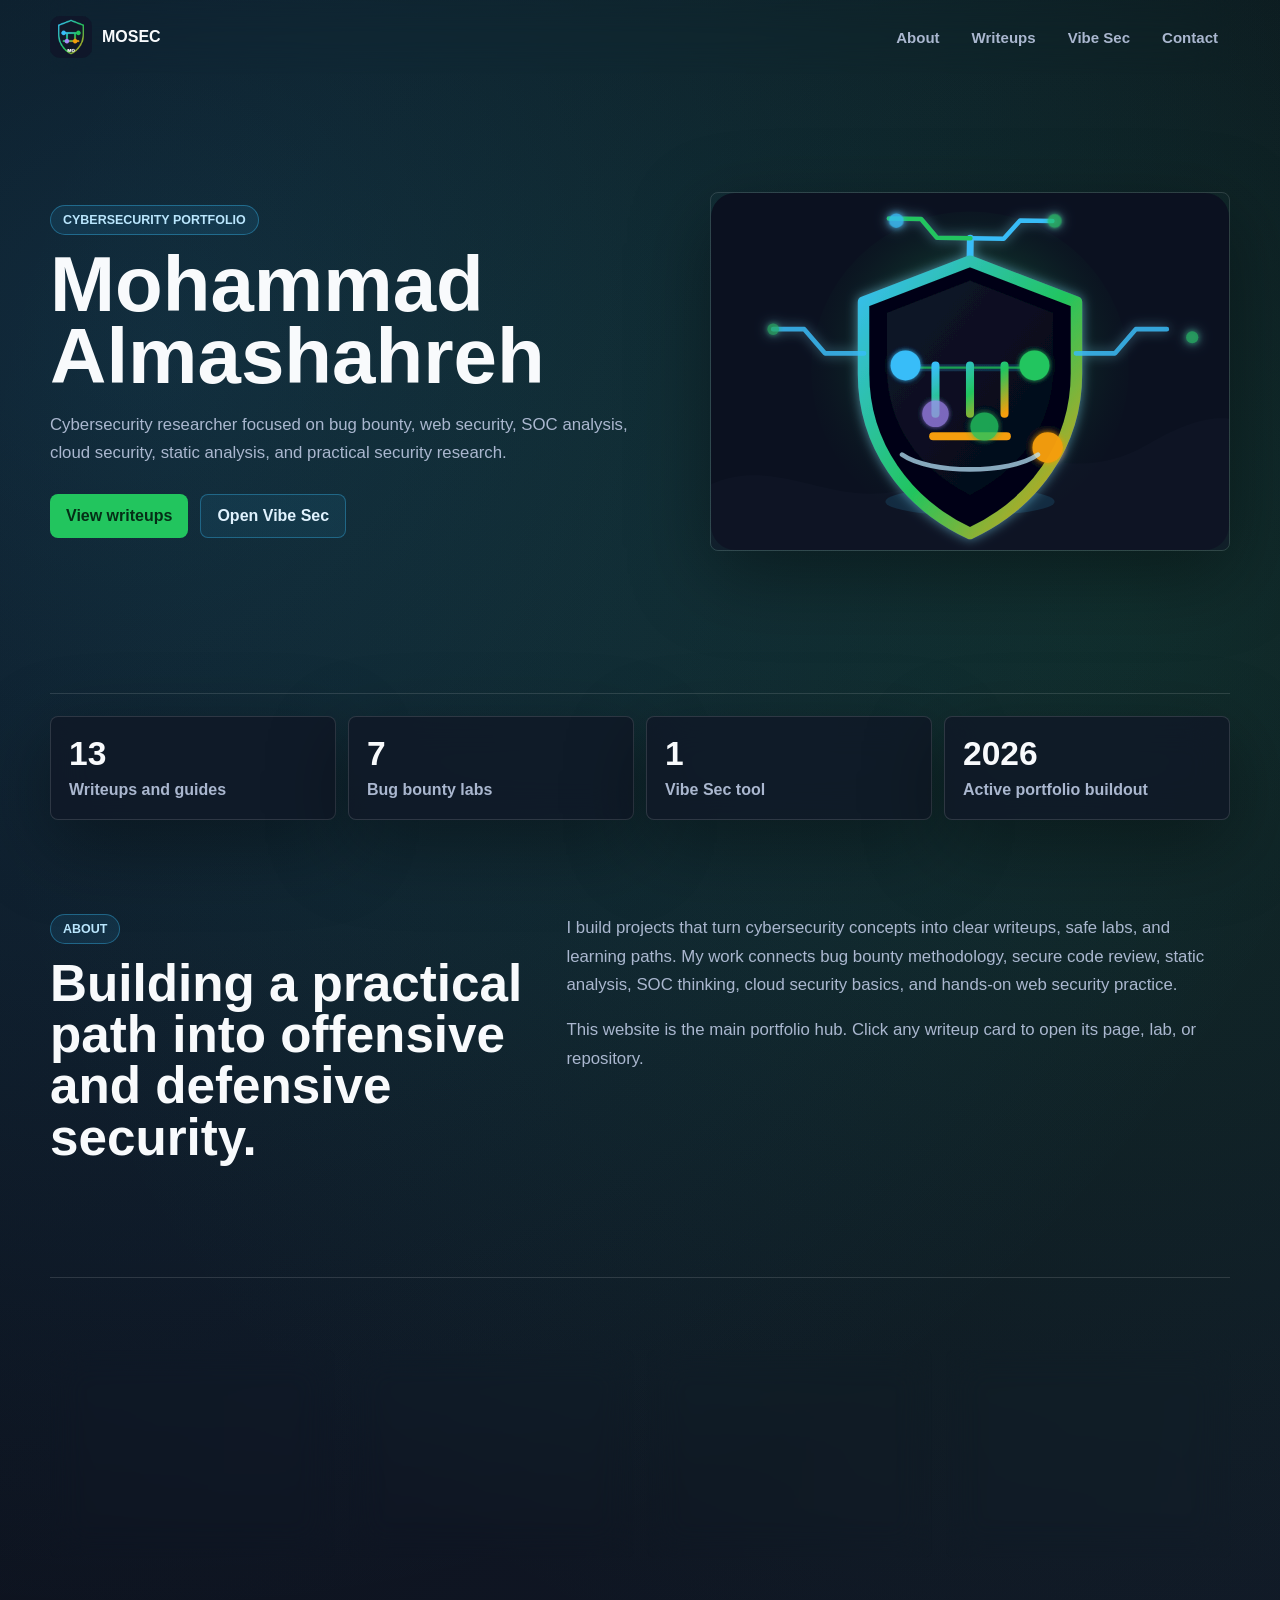
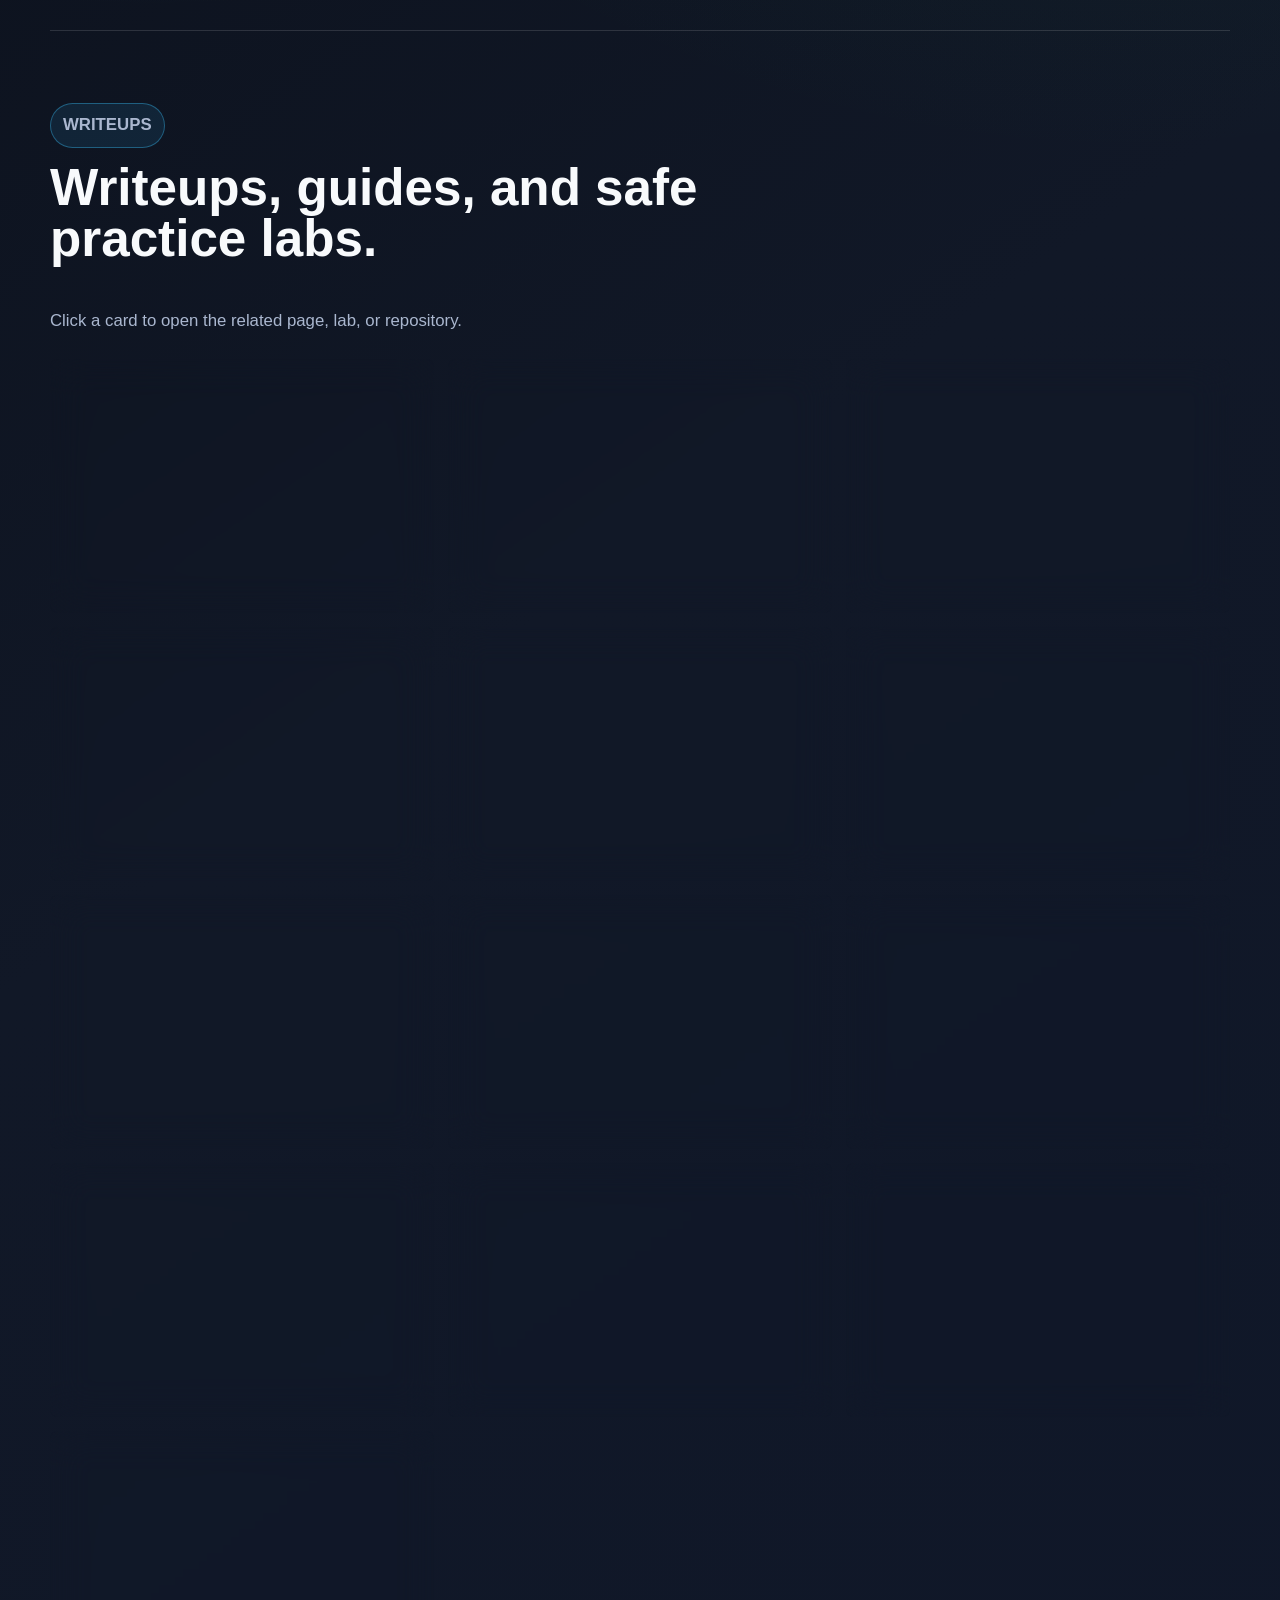
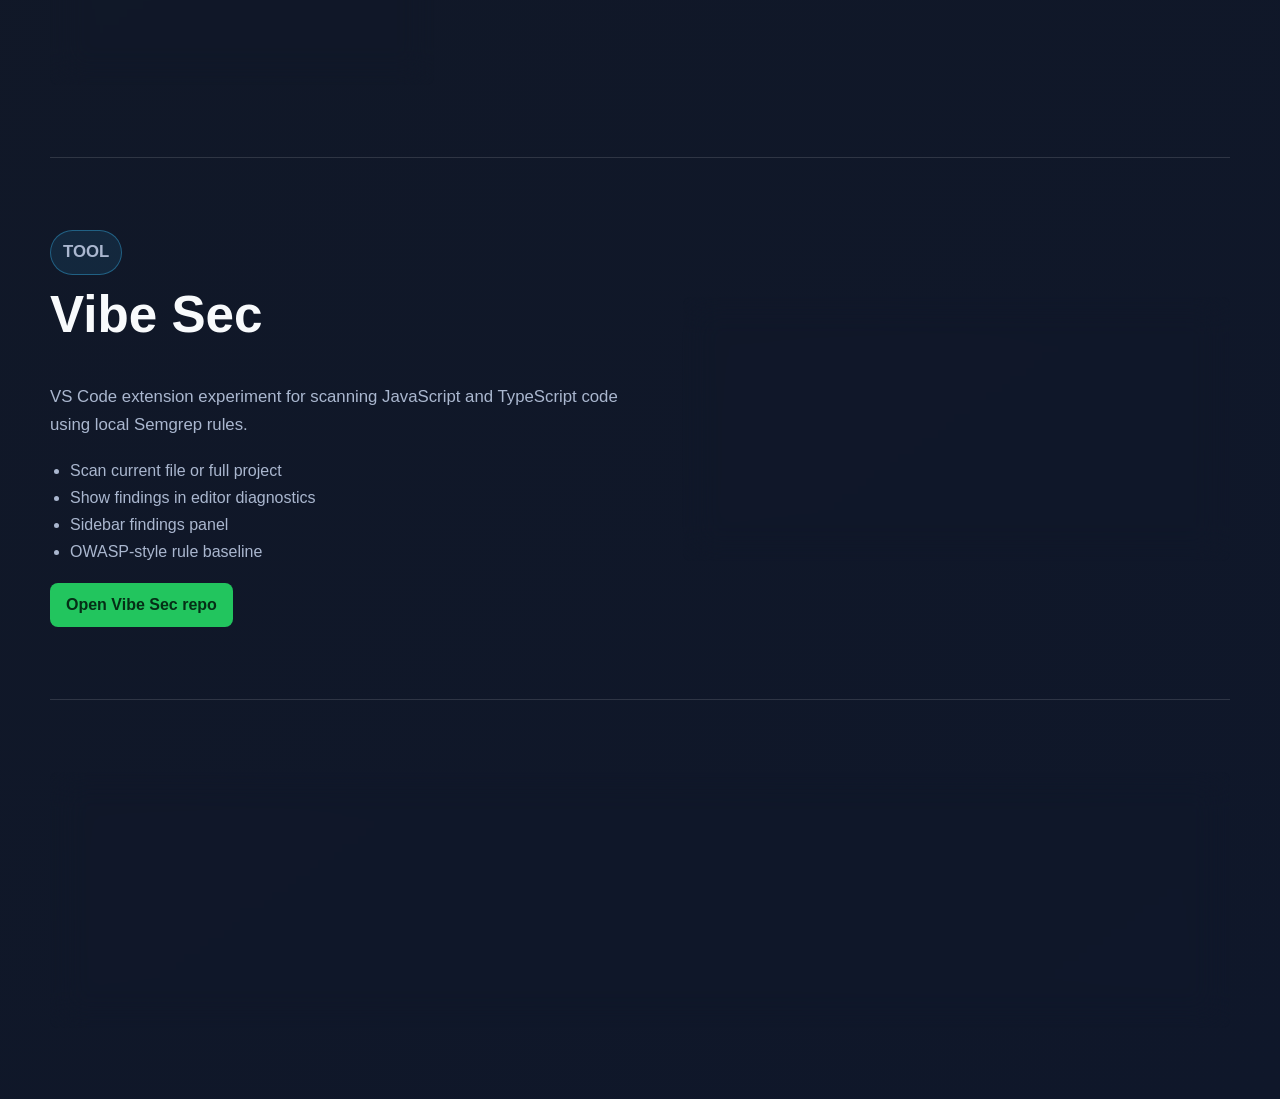
<file: index.html>
<!DOCTYPE html>
<html lang="en">
<head>
  <meta charset="UTF-8">
  <meta name="viewport" content="width=device-width, initial-scale=1.0">
  <meta name="description" content="Mohammad Almashahreh cybersecurity portfolio: bug bounty writeups, Vibe Sec static analysis tool, SOC, cloud security, and security learning projects.">
  <title>Mohammad Almashahreh | Cybersecurity Portfolio</title>
  <link rel="icon" href="images/mosec-avatar.png" type="image/png">
  <link rel="stylesheet" href="style.css">
  <script src="app.js" defer></script>
</head>
<body>
  <header class="site-header">
    <a class="brand" href="#top" aria-label="Mohammad Almashahreh home">
      <img src="images/mosec-avatar.png" alt="MOSEC logo">
      <span>MOSEC</span>
    </a>
    <nav class="nav" aria-label="Main navigation">
      <a href="#about">About</a>
      <a href="#writeups">Writeups</a>
      <a href="#tools">Vibe Sec</a>
      <a href="#contact">Contact</a>
    </nav>
  </header>

  <main id="top">
    <section class="hero">
      <div class="hero-copy">
        <p class="eyebrow">Cybersecurity Portfolio</p>
        <h1>Mohammad Almashahreh</h1>
        <p class="hero-text">
          Cybersecurity researcher focused on bug bounty, web security, SOC analysis, cloud security, static analysis, and practical security research.
        </p>
        <div class="hero-actions">
          <a class="button primary" href="#writeups">View writeups</a>
          <a class="button secondary" href="#tools">Open Vibe Sec</a>
        </div>
      </div>
      <div class="hero-visual" aria-label="Animated MOSEC cybersecurity character">
        <img src="images/mosec-character.svg?v=animated" alt="Animated MOSEC cybersecurity character">
      </div>
    </section>

    <section class="stats" aria-label="Portfolio highlights">
      <article>
        <strong>13</strong>
        <span>Writeups and guides</span>
      </article>
      <article>
        <strong>7</strong>
        <span>Bug bounty labs</span>
      </article>
      <article>
        <strong>1</strong>
        <span>Vibe Sec tool</span>
      </article>
      <article>
        <strong>2026</strong>
        <span>Active portfolio buildout</span>
      </article>
    </section>

    <section id="about" class="section split">
      <div>
        <p class="section-kicker">About</p>
        <h2>Building a practical path into offensive and defensive security.</h2>
      </div>
      <div class="rich-text">
        <p>
          I build projects that turn cybersecurity concepts into clear writeups, safe labs, and learning paths. My work connects bug bounty methodology, secure code review, static analysis, SOC thinking, cloud security basics, and hands-on web security practice.
        </p>
        <p>
          This website is the main portfolio hub. Click any writeup card to open its page, lab, or repository.
        </p>
      </div>
    </section>

    <section class="section focus-grid" aria-label="Focus areas">
      <article>
        <span class="card-label">Bug Bounty</span>
        <h3>Web Security Writeups</h3>
        <p>Business logic, IDOR, token lifecycle, authentication edge cases, and safe vulnerable-app simulations.</p>
      </article>
      <article>
        <span class="card-label">Static Analysis</span>
        <h3>Secure Code Review</h3>
        <p>Semgrep-style rules, risky code patterns, secret scanning, YARA basics, and source-code review workflows.</p>
      </article>
      <article>
        <span class="card-label">SOC</span>
        <h3>Detection Thinking</h3>
        <p>Alert triage, log review, incident notes, and practical defensive reasoning for real-world operations.</p>
      </article>
      <article>
        <span class="card-label">Cloud Security</span>
        <h3>Identity and Exposure</h3>
        <p>IAM basics, public storage risk, API exposure, access control, and cloud security fundamentals.</p>
      </article>
    </section>

    <section id="writeups" class="section">
      <div class="section-heading">
        <p class="section-kicker">Writeups</p>
        <h2>Writeups, guides, and safe practice labs.</h2>
        <p>Click a card to open the related page, lab, or repository.</p>
      </div>
      <div class="cards" id="writeupCards"></div>
    </section>

    <section id="tools" class="section product-section">
      <div class="product-copy">
        <p class="section-kicker">Tool</p>
        <h2>Vibe Sec</h2>
        <p>
          VS Code extension experiment for scanning JavaScript and TypeScript code using local Semgrep rules.
        </p>
        <ul class="feature-list">
          <li>Scan current file or full project</li>
          <li>Show findings in editor diagnostics</li>
          <li>Sidebar findings panel</li>
          <li>OWASP-style rule baseline</li>
        </ul>
        <a class="button primary" href="https://github.com/Mosec2525/vibe-coding-security" target="_blank" rel="noreferrer">Open Vibe Sec repo</a>
      </div>
      <div class="code-panel" aria-label="Vibe Sec example">
        <div class="code-bar"><span></span><span></span><span></span></div>
        <pre><code>rules:
  - id: no-eval-js
    message: Avoid eval because it can lead to code injection.
    severity: ERROR
    languages:
      - javascript
      - typescript
    pattern: eval(...)</code></pre>
      </div>
    </section>

    <section id="contact" class="section contact">
      <div>
        <p class="section-kicker">Contact</p>
        <h2>Let’s connect.</h2>
        <p>For my latest projects, writeups, and labs, GitHub is the best place to follow my work.</p>
      </div>
      <div class="contact-actions">
        <a class="button primary" href="https://github.com/Mosec2525" target="_blank" rel="noreferrer">GitHub</a>
        <a class="button secondary" href="mailto:mialmashahreh22@cit.just.edu.jo">Email</a>
      </div>
    </section>
  </main>
</body>
</html>
</file>
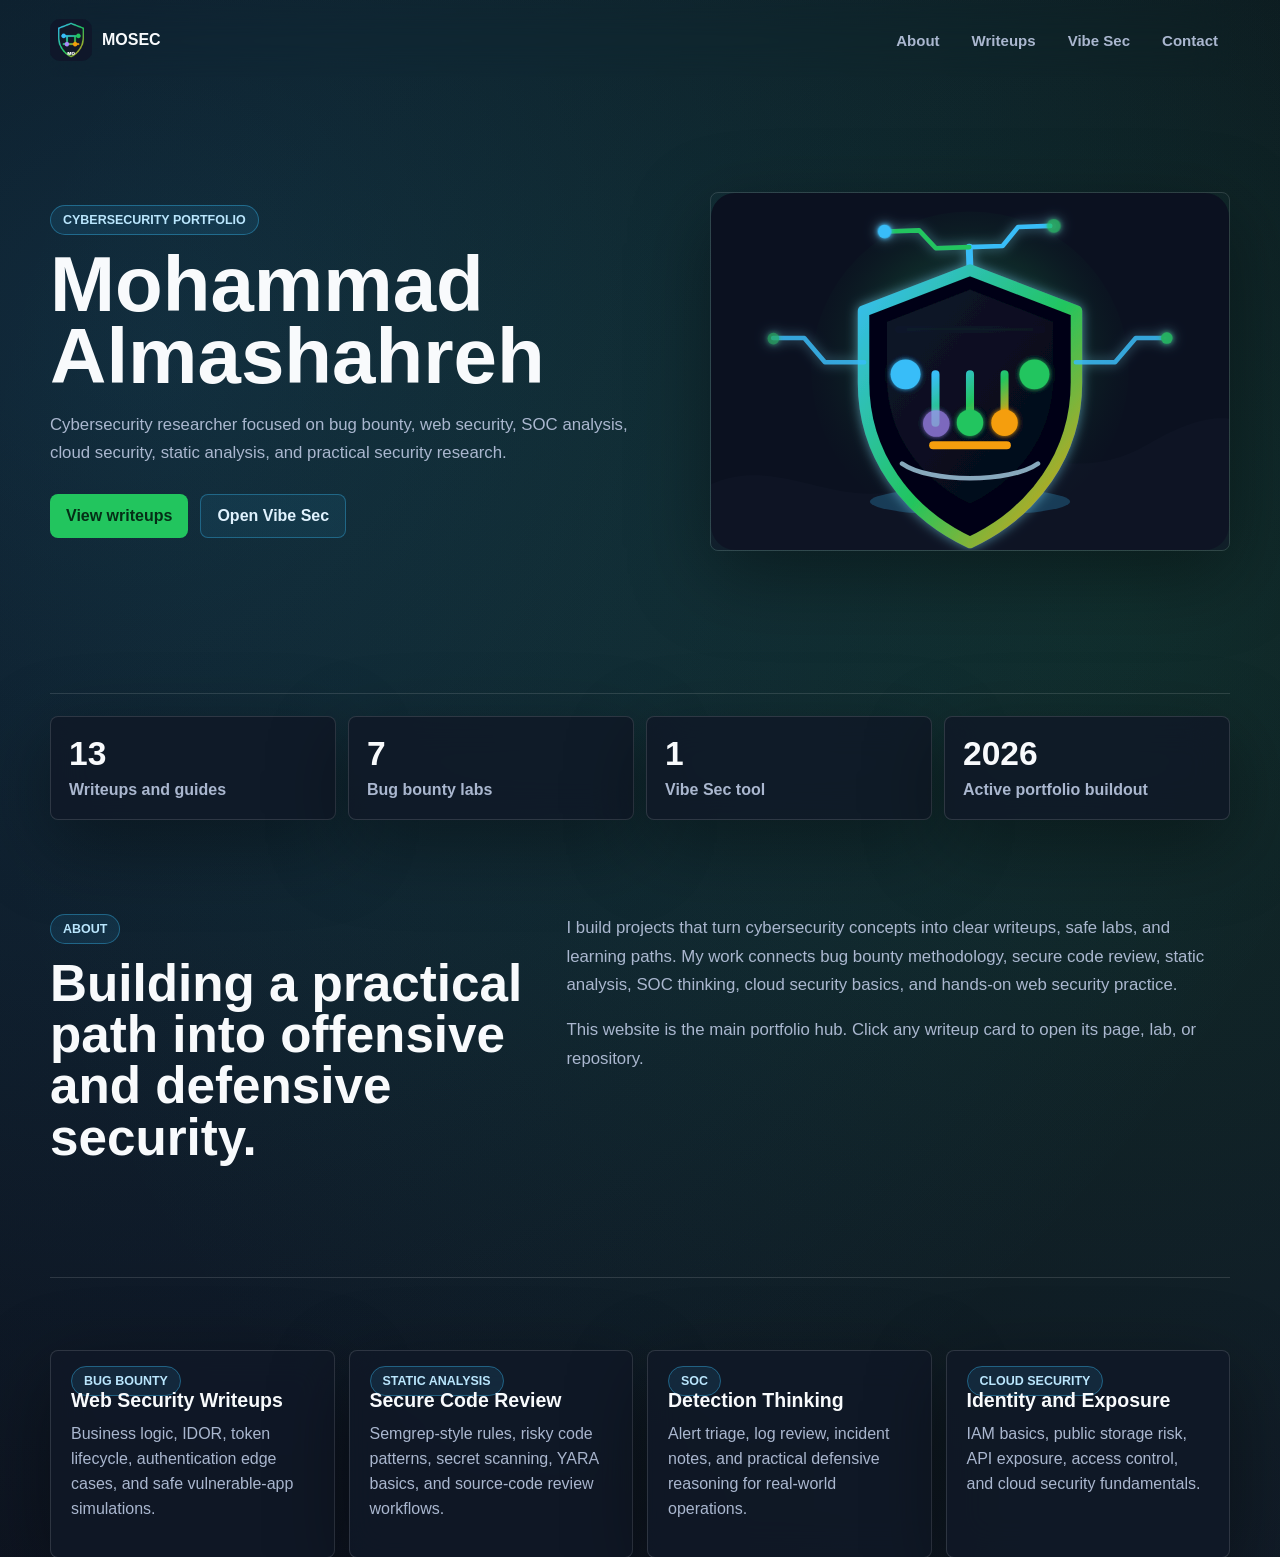
<file: contact.html>
<!DOCTYPE html>
<html lang="en">
<head>
  <meta charset="UTF-8">
  <meta name="viewport" content="width=device-width, initial-scale=1.0">
  <meta http-equiv="refresh" content="0; url=./#contact">
  <title>Contact | Mohammad Almashahreh</title>
  <link rel="stylesheet" href="style.css">
</head>
<body>
  <main class="fallback-page">
    <h1>Contact</h1>
    <p>Redirecting to the contact section.</p>
    <a class="button primary" href="./#contact">Go to contact</a>
  </main>
</body>
</html>
</file>
<file: style.css>
:root {
  color-scheme: dark;
  --bg: #080c14;
  --surface: #101827;
  --surface-2: #162033;
  --text: #f8fafc;
  --muted: #aab7cf;
  --line: rgba(255, 255, 255, 0.13);
  --cyan: #38bdf8;
  --green: #22c55e;
  --amber: #f59e0b;
  --violet: #a78bfa;
  --rose: #fb7185;
  --shadow: 0 24px 80px rgba(0, 0, 0, 0.38);
}

* {
  box-sizing: border-box;
}

html {
  scroll-behavior: smooth;
}

body {
  margin: 0;
  min-height: 100vh;
  font-family: Inter, Segoe UI, Arial, sans-serif;
  background:
    radial-gradient(circle at 12% 8%, rgba(56, 189, 248, 0.17), transparent 31%),
    radial-gradient(circle at 88% 14%, rgba(34, 197, 94, 0.13), transparent 30%),
    linear-gradient(145deg, #080c14 0%, #111827 50%, #0f172a 100%);
  color: var(--text);
}

a {
  color: inherit;
}

.site-header {
  position: sticky;
  top: 0;
  z-index: 10;
  display: flex;
  align-items: center;
  justify-content: space-between;
  gap: 20px;
  width: min(1180px, calc(100% - 32px));
  margin: 0 auto;
  padding: 16px 0;
  backdrop-filter: blur(18px);
}

.brand {
  display: inline-flex;
  align-items: center;
  gap: 10px;
  text-decoration: none;
  font-weight: 900;
  letter-spacing: 0;
}

.brand img {
  width: 42px;
  height: 42px;
  border-radius: 10px;
}

.nav {
  display: flex;
  flex-wrap: wrap;
  justify-content: flex-end;
  gap: 8px;
}

.nav a {
  padding: 9px 11px;
  border: 1px solid transparent;
  border-radius: 8px;
  color: var(--muted);
  text-decoration: none;
  font-size: 0.94rem;
  font-weight: 800;
}

.nav a:hover {
  color: var(--text);
  border-color: var(--line);
  background: rgba(255, 255, 255, 0.05);
}

main {
  width: min(1180px, calc(100% - 32px));
  margin: 0 auto;
}

.hero {
  min-height: min(620px, calc(100vh - 82px));
  display: grid;
  grid-template-columns: minmax(0, 1fr) minmax(300px, 520px);
  gap: 56px;
  align-items: center;
  padding: 34px 0 58px;
  border-bottom: 1px solid var(--line);
}

.hero-copy {
  max-width: 660px;
  min-width: 0;
  position: relative;
  z-index: 1;
}

.eyebrow,
.section-kicker,
.card-label {
  width: fit-content;
  margin: 0 0 14px;
  padding: 7px 12px;
  border: 1px solid rgba(56, 189, 248, 0.38);
  border-radius: 999px;
  color: #bae6fd;
  background: rgba(56, 189, 248, 0.1);
  font-size: 0.78rem;
  font-weight: 900;
  text-transform: uppercase;
}

h1,
h2,
h3,
p {
  margin-top: 0;
}

h1 {
  margin-bottom: 18px;
  font-size: clamp(3.1rem, 6.1vw, 5.9rem);
  line-height: 0.92;
  letter-spacing: 0;
}

h2 {
  font-size: clamp(2rem, 4vw, 3.45rem);
  line-height: 1;
  letter-spacing: 0;
}

h3 {
  margin-bottom: 10px;
  font-size: 1.22rem;
}

.hero-text,
.section-heading p,
.rich-text p,
.product-copy p,
.contact p {
  color: var(--muted);
  line-height: 1.7;
  font-size: 1.05rem;
}

.hero-actions,
.contact-actions {
  display: flex;
  flex-wrap: wrap;
  gap: 12px;
  margin-top: 26px;
}

.button {
  min-height: 44px;
  display: inline-flex;
  align-items: center;
  justify-content: center;
  padding: 11px 16px;
  border-radius: 8px;
  text-decoration: none;
  font-weight: 900;
}

.button.primary {
  color: #052e16;
  background: var(--green);
}

.button.secondary {
  color: #e0f2fe;
  border: 1px solid rgba(56, 189, 248, 0.35);
  background: rgba(56, 189, 248, 0.08);
}

.hero-visual {
  min-width: 0;
  min-height: 360px;
  display: grid;
  place-items: center;
}

.hero-visual img {
  display: block;
  width: min(100%, 520px);
  max-width: 520px;
  border: 1px solid var(--line);
  border-radius: 8px;
  box-shadow: var(--shadow);
}

.stats {
  display: grid;
  grid-template-columns: repeat(4, minmax(0, 1fr));
  gap: 12px;
  padding: 22px 0;
}

.stats article,
.focus-grid article,
.card,
.code-panel,
.timeline article,
.contact,
.fallback-page {
  border: 1px solid var(--line);
  border-radius: 8px;
  background: rgba(16, 24, 39, 0.84);
  box-shadow: var(--shadow);
  backdrop-filter: blur(18px);
}

.stats article {
  min-height: 104px;
  padding: 18px;
}

.stats strong {
  display: block;
  margin-bottom: 8px;
  font-size: 2.1rem;
}

.stats span {
  color: var(--muted);
  font-weight: 800;
}

.section {
  padding: 72px 0;
  border-bottom: 1px solid var(--line);
}

.split {
  display: grid;
  grid-template-columns: minmax(0, 0.84fr) minmax(0, 1.16fr);
  gap: 36px;
}

.focus-grid,
.cards {
  display: grid;
  grid-template-columns: repeat(4, minmax(0, 1fr));
  gap: 14px;
}

.focus-grid article,
.card {
  padding: 20px;
}

.focus-grid p,
.card p,
.timeline p {
  color: var(--muted);
  line-height: 1.55;
}

.section-heading {
  max-width: 780px;
  margin-bottom: 24px;
}

.cards {
  grid-template-columns: repeat(3, minmax(0, 1fr));
}

.card {
  min-height: 254px;
  display: flex;
  flex-direction: column;
}

.project-card {
  color: inherit;
  text-decoration: none;
  transition: border-color 160ms ease, transform 160ms ease, background 160ms ease;
}

.project-card:hover,
.project-card:focus-visible {
  border-color: rgba(56, 189, 248, 0.55);
  background: rgba(16, 24, 39, 0.96);
  transform: translateY(-3px);
}

.card .tag {
  width: fit-content;
  margin-bottom: 14px;
  padding: 6px 10px;
  border-radius: 999px;
  color: #052e16;
  background: var(--green);
  font-size: 0.78rem;
  font-weight: 900;
}

.card .severity {
  color: #fef3c7;
  background: rgba(245, 158, 11, 0.16);
  border: 1px solid rgba(245, 158, 11, 0.36);
}

.card-links {
  display: flex;
  flex-wrap: wrap;
  gap: 9px;
  margin-top: auto;
  padding-top: 18px;
}

.card-links a {
  padding: 8px 10px;
  border-radius: 8px;
  color: #e0f2fe;
  border: 1px solid rgba(56, 189, 248, 0.3);
  text-decoration: none;
  font-weight: 900;
  font-size: 0.9rem;
}

.open-link {
  width: fit-content;
  margin-top: auto;
  padding-top: 18px;
  color: #bae6fd;
  font-weight: 900;
}

.product-section {
  display: grid;
  grid-template-columns: minmax(0, 1fr) minmax(360px, 0.9fr);
  gap: 26px;
  align-items: center;
}

.feature-list {
  display: grid;
  gap: 9px;
  margin: 22px 0;
  padding-left: 20px;
  color: var(--muted);
}

.code-panel {
  overflow: hidden;
  background: #020617;
}

.code-bar {
  height: 42px;
  display: flex;
  align-items: center;
  gap: 8px;
  padding: 0 16px;
  background: #111827;
  border-bottom: 1px solid var(--line);
}

.code-bar span {
  width: 12px;
  height: 12px;
  border-radius: 50%;
}

.code-bar span:nth-child(1) {
  background: var(--rose);
}

.code-bar span:nth-child(2) {
  background: var(--amber);
}

.code-bar span:nth-child(3) {
  background: var(--green);
}

pre {
  margin: 0;
  padding: 24px;
  overflow-x: auto;
  color: #dbeafe;
  line-height: 1.65;
}

.tool-cards .card {
  min-height: 220px;
}

.roadmap {
  display: grid;
  grid-template-columns: minmax(0, 0.7fr) minmax(0, 1.3fr);
  gap: 26px;
}

.timeline {
  display: grid;
  gap: 14px;
}

.timeline article {
  padding: 18px;
}

.timeline span {
  display: inline-flex;
  margin-bottom: 10px;
  color: var(--cyan);
  font-weight: 900;
}

.contact {
  display: grid;
  grid-template-columns: minmax(0, 1fr) auto;
  gap: 22px;
  align-items: center;
  margin: 72px 0;
  padding: 28px;
}

.fallback-page {
  width: min(720px, calc(100% - 32px));
  margin: 80px auto;
  padding: 28px;
}

@media (max-width: 980px) {
  .hero,
  .split,
  .product-section,
  .roadmap,
  .contact {
    grid-template-columns: 1fr;
  }

  .stats,
  .focus-grid,
  .cards {
    grid-template-columns: repeat(2, minmax(0, 1fr));
  }

  .hero {
    min-height: auto;
  }
}

@media (max-width: 640px) {
  .site-header {
    position: static;
    align-items: flex-start;
    flex-direction: column;
  }

  main,
  .site-header {
    width: min(100% - 20px, 1180px);
  }

  h1 {
    font-size: 3rem;
  }

  .stats,
  .focus-grid,
  .cards {
    grid-template-columns: 1fr;
  }

  .hero-visual {
    min-height: auto;
  }
}
</file>
